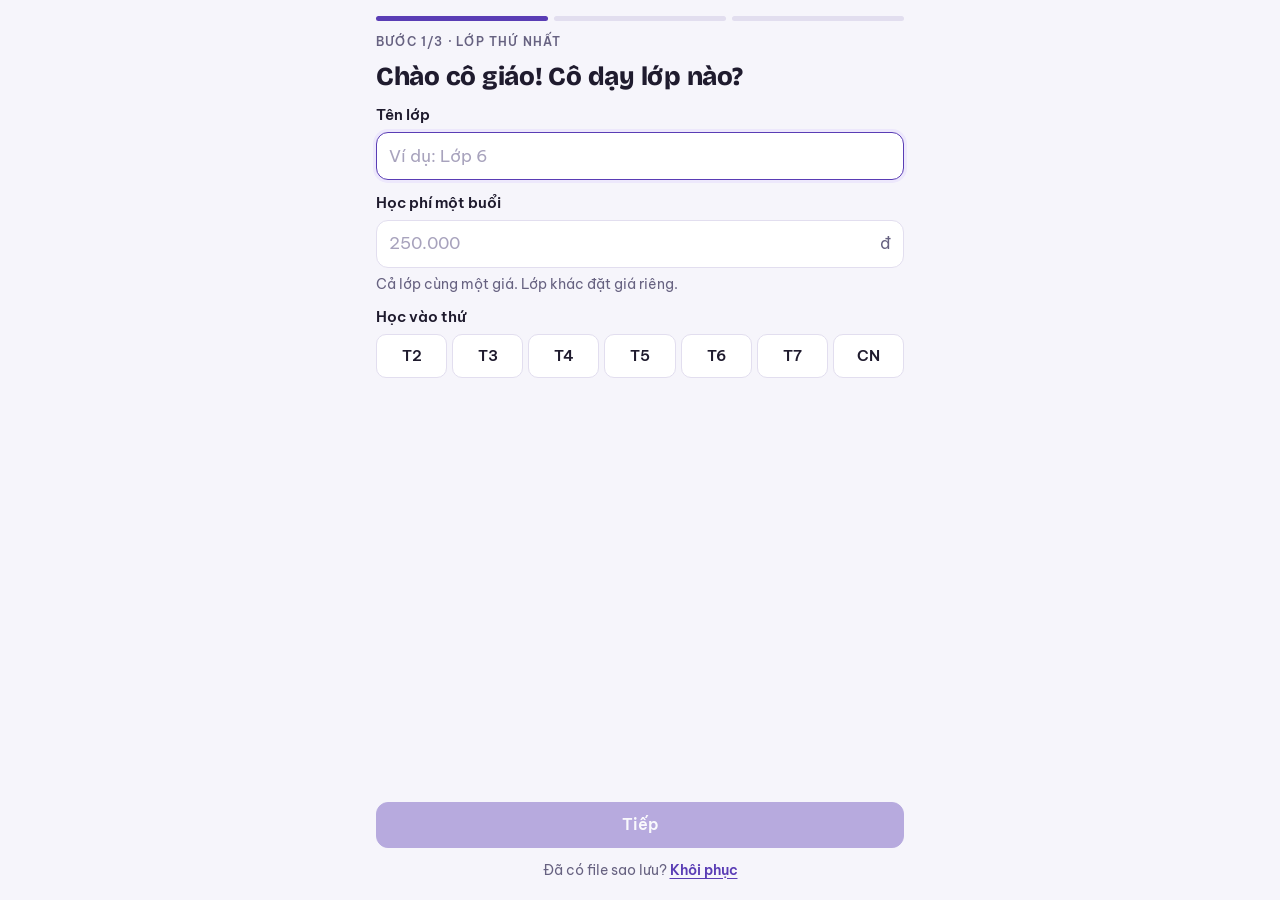
<file: index.html>
<!doctype html>
<html lang="vi">
<head>
<meta charset="utf-8">
<meta name="viewport" content="width=device-width, initial-scale=1, viewport-fit=cover">
<title>Sổ học phí</title>
<meta name="description" content="Điểm danh và tính học phí theo buổi cho cô giáo dạy thêm.">
<meta name="theme-color" content="#f6f5fb">
<meta name="apple-mobile-web-app-capable" content="yes">
<meta name="mobile-web-app-capable" content="yes">
<meta name="apple-mobile-web-app-title" content="Sổ học phí">
<meta name="apple-mobile-web-app-status-bar-style" content="default">
<meta name="format-detection" content="telephone=no">
<link rel="manifest" href="manifest.webmanifest">
<link rel="apple-touch-icon" href="icons/icon-180.png">
<link rel="icon" type="image/png" sizes="192x192" href="icons/icon-192.png">
<link rel="preconnect" href="https://fonts.googleapis.com">
<link rel="preconnect" href="https://fonts.gstatic.com" crossorigin>
<link rel="stylesheet" href="https://fonts.googleapis.com/css2?family=Bricolage+Grotesque:opsz,wght@12..96,700;12..96,800&family=Be+Vietnam+Pro:wght@400;500;600;700&display=swap">
<link rel="stylesheet" href="css/app.css">
</head>
<body>
<div id="app"></div>
<div id="toast" class="toast" role="status" aria-live="polite" hidden></div>
<input id="file" type="file" hidden>
<noscript>Cần bật JavaScript để dùng Sổ học phí.</noscript>
<script type="module" src="js/app.js"></script>
</body>
</html>
</file>
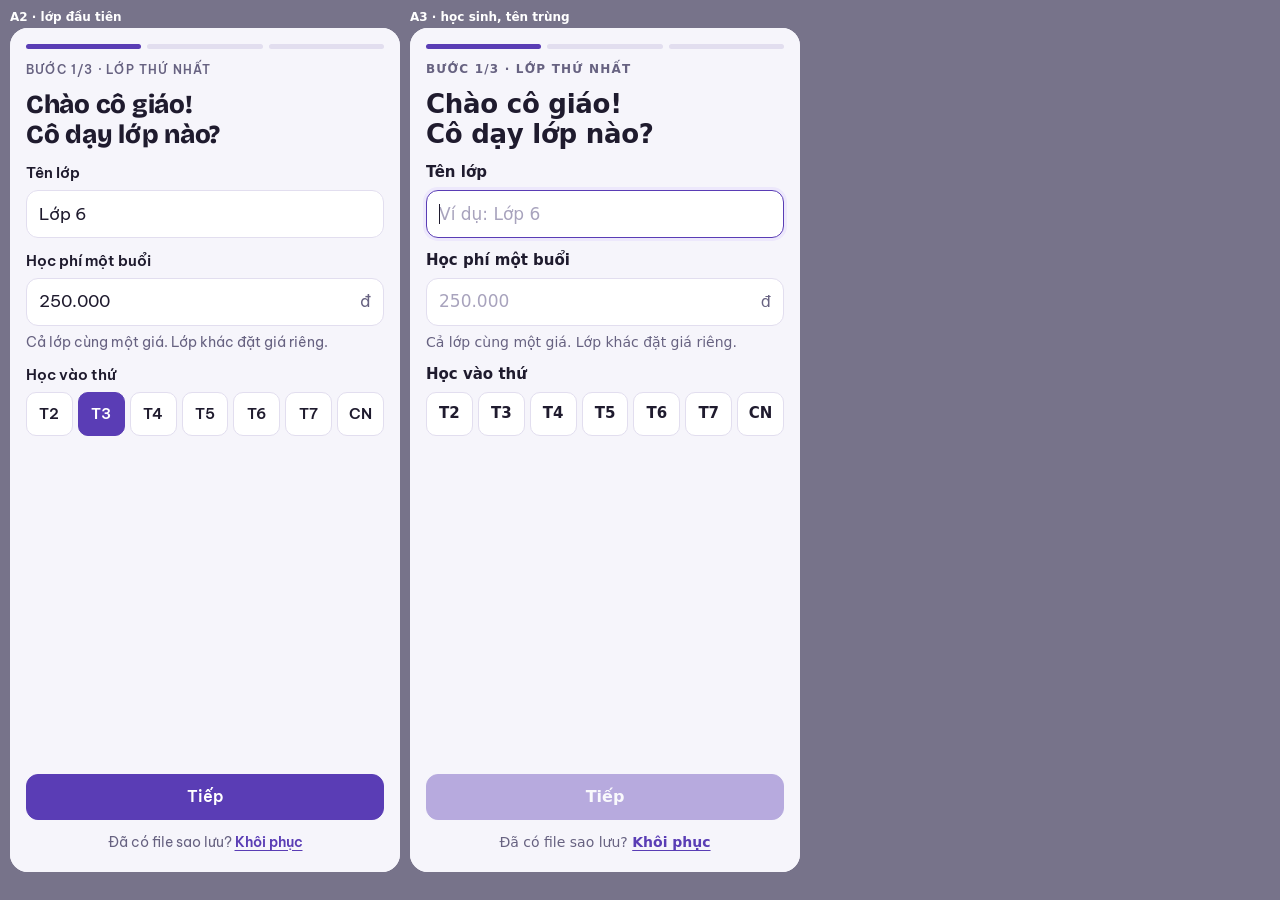
<file: tests/screens.html>
<!doctype html>
<html lang="vi">
<head><meta charset="utf-8"><title>Sổ học phí · screens</title>
<style>
body { margin: 0; padding: 10px; display: flex; flex-wrap: wrap; gap: 10px; background: #77738a; font: 12px system-ui; }
figure { margin: 0; display: grid; gap: 4px; }
figcaption { color: #fff; font-weight: 600; }
figcaption.err { color: #ffd0d0; }
iframe { width: 390px; height: 844px; border: 0; background: #fff; border-radius: 18px; }
</style></head>
<body>
<script type="module">
// Drives the real app in iframes at iPhone size with a fixed "today". Open with ?g=1 (or 2, 3...) to render one group.
// Each scenario seeds localStorage, loads index.html, then clicks through the screen it shows.
import * as M from "../js/model.js";

const html = await (await fetch("../index.html")).text();
const base = new URL("../", location.href).href;
const sleep = (ms) => new Promise((r) => setTimeout(r, ms));

function sample(today = "2026-10-13") {
  const s = M.emptyState("2026-10-01");
  s.settings.slipTitle = "Lớp Tiếng Anh cô Phượng";
  M.addClass(s, { name: "Lớp 6", price: 250000, days: [2], startDate: "2026-10-01", students: ["Minh An", "Gia Huy"] });
  M.addClass(s, { name: "Lớp 7", price: 250000, days: [5], startDate: "2026-10-01", students: ["Bảo Ngọc", "Khánh Linh", "Thảo Vy"] });
  M.generate(s, today);
  M.toggleAbsent(s, s.classes[1].id, "2026-10-09", s.students.find((x) => x.name === "Khánh Linh").id, today);
  s.meta.lastBackup = "2026-10-10";
  return s;
}

const S = [
  // group 1: setup
  { g: 1, name: "A2 · lớp đầu tiên", steps: async ({ type, click }) => { await type('[data-f="name"]', "Lớp 6"); await type('[data-f="price"]', "250000"); await click('[data-act="day"]', "T3"); } },
  { g: 1, name: "A3 · học sinh, tên trùng", steps: async ({ type, click, doc }) => {
    await type('[data-f="name"]', "Lớp 6"); await type('[data-f="price"]', "250000"); await click('[data-act="day"]', "T3"); await click('[data-act="setupClassNext"]');
    for (const n of ["Minh An", "Gia Huy"]) { await type('[data-f="tagInput"]', n); doc.querySelector("form").requestSubmit(); await sleep(60); }
    await type('[data-f="tagInput"]', "gia huy");
  } },
  { g: 1, name: "A4 · xem lại 2 lớp", steps: async ({ type, click, doc }) => {
    const addClass = async (name, day, kids) => {
      await type('[data-f="name"]', name); await type('[data-f="price"]', "250000"); await click('[data-act="day"]', day); await click('[data-act="setupClassNext"]');
      for (const n of kids) { await type('[data-f="tagInput"]', n); doc.querySelector("form").requestSubmit(); await sleep(60); }
      await click('[data-act="setupStudentsNext"]');
    };
    await addClass("Lớp 6", "T3", ["Minh An", "Gia Huy"]);
    await click('[data-act="setupAddAnother"]');
    await addClass("Lớp 7", "T6", ["Bảo Ngọc", "Khánh Linh", "Thảo Vy"]);
  } },
  { g: 1, name: "A5 · vào app", steps: async ({ type, click, doc }) => {
    await type('[data-f="name"]', "Lớp 6"); await type('[data-f="price"]', "250000"); await click('[data-act="day"]', "T3"); await click('[data-act="setupClassNext"]');
    await type('[data-f="tagInput"]', "Minh An"); doc.querySelector("form").requestSubmit(); await sleep(60);
    await click('[data-act="setupStudentsNext"]'); await click('[data-act="setupFinish"]');
  } },

  // group 2: today
  { g: 2, name: "B1 · hôm nay có buổi", state: sample },
  { g: 2, name: "B2 · chạm em nghỉ", state: sample, steps: async ({ click }) => click('[data-act="toggle"]', "Gia Huy") },
  { g: 2, name: "B4 · huỷ buổi", state: sample, steps: async ({ click }) => click('[data-act="confirm"]') },
  { g: 2, name: "B3 · ngày không có lịch", date: "2026-10-14", state: () => sample("2026-10-14") },

  // group 3: calendar and slips
  { g: 3, name: "C1 · ngày đã học", state: sample, steps: async ({ click }) => { await click('[data-act="tab"]', "Lịch"); await click('[data-act="pick"][data-d="2026-10-09"]'); } },
  { g: 3, name: "C2 · thêm buổi ngoài lịch", state: sample, steps: async ({ click }) => { await click('[data-act="tab"]', "Lịch"); await click('[data-act="pick"][data-d="2026-10-12"]'); } },
  { g: 3, name: "C3 · báo nghỉ trước", state: sample, steps: async ({ click }) => { await click('[data-act="tab"]', "Lịch"); await click('[data-act="pick"][data-d="2026-10-16"]'); await click('[data-act="toggle"]', "Bảo Ngọc"); } },
  { g: 3, name: "D1 · phiếu Khánh Linh", state: sample, steps: async ({ click }) => { await click('[data-act="tab"]', "Phiếu"); await click('[data-act="slipClass"]', "Lớp 7"); await click('[data-act="slipStudent"]', "Khánh Linh"); } },

  // group 4: settings
  { g: 4, name: "E1 · cài đặt", state: sample, steps: async ({ click }) => click('[data-act="tab"]', "Cài đặt") },
  { g: 4, name: "E3 · trang lớp", state: sample, steps: async ({ click }) => { await click('[data-act="tab"]', "Cài đặt"); await click('[data-page="classes"]'); await click('[data-page="class"]', "Lớp 7"); } },
  { g: 4, name: "E5 · sửa học sinh", state: sample, steps: async ({ click, type }) => { await click('[data-act="tab"]', "Cài đặt"); await click('[data-page="classes"]'); await click('[data-page="class"]', "Lớp 7"); await click('[data-page="student"]', "Thảo Vy"); await type('[data-f="until"]', "2026-09-01"); } },
  { g: 4, name: "F1 · học phí từ ngày cũ", state: sample, steps: async ({ click, type }) => { await click('[data-act="tab"]', "Cài đặt"); await click('[data-page="classes"]'); await click('[data-page="class"]', "Lớp 6"); await click('[data-page="price"]'); await type('[data-f="price"]', "280000"); await type('[data-f="from"]', "2026-10-06"); } },

  // group 5: schedule and backup
  { g: 5, name: "F2 · đổi lịch, hỏi lại", state: () => { const s = sample(); M.toggleAbsent(s, s.classes[1].id, "2026-10-16", s.students.find((x) => x.name === "Bảo Ngọc").id, "2026-10-13"); return s; },
    steps: async ({ click }) => { await click('[data-act="tab"]', "Cài đặt"); await click('[data-page="classes"]'); await click('[data-page="class"]', "Lớp 7"); await click('[data-page="days"]'); await click('[data-act="day"]', "T3"); await click('[data-act="day"]', "T6"); await click('[data-act="saveDays"]'); } },
  { g: 5, name: "G3 · nhắc sao lưu", state: () => { const s = sample(); s.meta.lastBackup = "2026-09-11"; return s; } },
  { g: 5, name: "G1 · sao lưu", state: sample, steps: async ({ click }) => { await click('[data-act="tab"]', "Cài đặt"); await click('[data-page="backup"]'); } },
  { g: 5, name: "G2 · khôi phục", state: sample, steps: async ({ win }) => {
    const text = win.__shp.M.backupText(win.__shp.state, "2026-10-10");
    const dt = new win.DataTransfer(); dt.items.add(new win.File([text], "so-hoc-phi-2026-10-10.json"));
    const input = win.document.getElementById("file"); input.files = dt.files; input.dispatchEvent(new win.Event("change")); await sleep(200);
  } },

  // group 6: whole flows that end somewhere else
  { g: 6, name: "E2 → thêm Lớp 8 từ 01/10", state: sample, steps: async ({ click, type, doc }) => {
    await click('[data-act="tab"]', "Cài đặt"); await click('[data-page="classes"]'); await click('[data-act="addClass"]');
    await type('[data-f="name"]', "Lớp 8"); await type('[data-f="price"]', "300000"); await click('[data-act="day"]', "T5"); await click('[data-act="setupClassNext"]');
    await type('[data-f="tagInput"]', "Lan"); doc.querySelector("form").requestSubmit(); await sleep(60);
    await click('[data-act="setupStudentsNext"]'); await type('[data-f="startDate"]', "2026-10-01"); await click('[data-act="setupAddFinish"]');
  } },
  { g: 6, name: "E3 · ngừng dạy, đổi tên", state: sample, steps: async ({ click, type }) => {
    await click('[data-act="tab"]', "Cài đặt"); await click('[data-page="classes"]'); await click('[data-page="class"]', "Lớp 7");
    await click('[data-page="rename"]'); await type('[data-f="name"]', "Lớp 6"); await type('[data-f="name"]', "Lớp 8"); await click('[data-act="saveRename"]');
    await click('[data-act="confirm"][data-key="stop"]'); await type('[data-f="stopFrom"]', "2026-10-14"); await click('[data-act="stopClass"]');
  } },
  { g: 6, name: "G2 → khôi phục xong", state: sample, steps: async ({ win, click }) => {
    const s = structuredClone(win.__shp.state); s.classes[0].name = "Lớp từ file";
    const text = win.__shp.M.backupText(s, "2026-10-10");
    const dt = new win.DataTransfer(); dt.items.add(new win.File([text], "so-hoc-phi-2026-10-10.json"));
    const input = win.document.getElementById("file"); input.files = dt.files; input.dispatchEvent(new win.Event("change")); await sleep(200);
    await click('[data-act="doRestore"]');
  } },
  { g: 7, name: "E1 · có mục Hướng dẫn", state: sample, steps: async ({ click }) => click('[data-act="tab"]', "Cài đặt") },
  { g: 7, name: "Hướng dẫn · mở một mục", state: sample, steps: async ({ click, doc }) => { await click('[data-act="tab"]', "Cài đặt"); await click('[data-page="guide"]'); doc.querySelector("details.guide").open = true; } },
  { g: 6, name: "Phiếu · 2 mức giá", state: () => { const s = sample(); M.setPrice(s, s.classes[0].id, "2026-10-10", 280000); return s; }, steps: async ({ click }) => click('[data-act="tab"]', "Phiếu") },
];

const g = new URLSearchParams(location.search).get("g");
for (const sc of S.filter((x) => !g || String(x.g) === g)) {
  localStorage.clear();
  if (sc.state) localStorage.setItem("so-hoc-phi", JSON.stringify(sc.state()));
  const [y, m, d] = (sc.date ?? "2026-10-13").split("-").map(Number);
  const fake = `<script>(()=>{const R=Date,F=new R(${y},${m - 1},${d},9,0,0).getTime();class FD extends R{constructor(...a){a.length?super(...a):super(F)}static now(){return F}}window.Date=FD;})()<\/script>`;
  const fig = document.createElement("figure");
  const cap = document.createElement("figcaption");
  cap.textContent = sc.name;
  const f = document.createElement("iframe");
  f.srcdoc = html.replace("<head>", `<head><base href="${base}">${fake}`);
  fig.append(cap, f);
  document.body.append(fig);
  await new Promise((r) => (f.onload = r));
  await sleep(400);
  const doc = f.contentDocument;
  const click = async (sel, text) => {
    const find = () => [...doc.querySelectorAll(sel)].find((e) => !text || e.textContent.includes(text));
    for (let i = 0; i < 20 && !find(); i++) await sleep(100);
    const el = find();
    if (!el) throw new Error(`not found: ${sel} ${text ?? ""}`);
    el.click();
    await sleep(80);
  };
  const type = async (sel, value) => {
    const el = doc.querySelector(sel);
    if (!el) throw new Error(`not found: ${sel}`);
    el.value = value;
    el.dispatchEvent(new Event("input", { bubbles: true }));
    el.dispatchEvent(new FocusEvent("focusout", { bubbles: true }));
    await sleep(50);
  };
  try {
    await sc.steps?.({ click, type, doc, win: f.contentWindow });
  } catch (e) {
    cap.textContent += ` · LỖI: ${e.message}`;
    cap.className = "err";
  }
  doc.getElementById("toast")?.setAttribute("data-keep", "1");
}
document.body.dataset.done = "1";
</script>
</body>
</html>
</file>
<file: css/app.css>
/* Sổ học phí: one light palette, the same as the approved mockups in Docs/flow.html. The slip is always white. */
:root {
  --bg: #f6f5fb; --card: #ffffff; --ink: #1f1b2e; --muted: #676281; --line: #e2deef;
  --v: #5a3db5; --vs: #ede8fc; --red: #cf3439; --rs: #fde9ea; --warn: #fff4d9; --warn-line: #ecd28c;
  --f-display: "Bricolage Grotesque", "Be Vietnam Pro", system-ui, sans-serif;
  --f-body: "Be Vietnam Pro", system-ui, -apple-system, "Segoe UI", sans-serif;
  --tabbar: 64px;
  color-scheme: light;
}
* { box-sizing: border-box; -webkit-tap-highlight-color: transparent; }
html { -webkit-text-size-adjust: 100%; }
body { margin: 0; background: var(--bg); color: var(--ink); font: 16px/1.45 var(--f-body); min-height: 100dvh; }
button, input { font: inherit; color: inherit; }
button { cursor: pointer; }
button:disabled { cursor: default; }
h1, h2, p { margin: 0; }
h1 { font: 800 26px/1.15 var(--f-display); letter-spacing: -.01em; text-wrap: balance; }
h2 { font: 700 17px/1.3 var(--f-display); }
:focus-visible { outline: 2px solid var(--v); outline-offset: 2px; }

.main {
  max-width: 560px; margin: 0 auto; min-height: 100dvh;
  padding: calc(env(safe-area-inset-top) + 16px) 16px calc(var(--tabbar) + env(safe-area-inset-bottom) + 24px);
  display: flex; flex-direction: column; gap: 12px;
}
body.notabs .main { padding-bottom: calc(env(safe-area-inset-bottom) + 20px); }
.sp { flex: 1; min-height: 8px; }
.eb { font-size: 12px; letter-spacing: .1em; text-transform: uppercase; color: var(--muted); font-weight: 600; }
.sec { font-size: 12px; font-weight: 700; letter-spacing: .08em; text-transform: uppercase; color: var(--muted); margin-top: 6px; }
.hint { font-size: 14px; color: var(--muted); }
.hint.center, .center { text-align: center; }
.hint.foot { margin-top: 4px; }
.err { font-size: 14px; color: var(--red); }
.back { align-self: flex-start; background: none; border: 0; padding: 4px 0; color: var(--v); font-weight: 600; font-size: 16px; }
.link { background: none; border: 0; padding: 0; color: var(--v); font-weight: 600; text-decoration: underline; text-underline-offset: 3px; }
.link.red { color: var(--red); }

/* Cards and rows */
.card { background: var(--card); border: 1px solid var(--line); border-radius: 16px; padding: 14px; display: flex; flex-direction: column; gap: 8px; }
.row { display: flex; justify-content: space-between; align-items: baseline; gap: 10px; }
.cnt { color: var(--muted); font-size: 14px; font-variant-numeric: tabular-nums; white-space: nowrap; }
.more { display: flex; flex-direction: column; gap: 8px; align-items: center; text-align: center; }

/* Attendance: a whole row is the tap target */
.stu { display: flex; justify-content: space-between; align-items: center; gap: 10px; width: 100%; min-height: 48px; text-align: left; border: 1.5px solid var(--line); border-radius: 12px; padding: 8px 12px; background: var(--card); font-size: 17px; transition: background .15s; }
.pill { font-size: 13px; font-weight: 600; padding: 2px 10px; border-radius: 99px; background: var(--vs); color: var(--v); white-space: nowrap; }
.stu.off { background: var(--rs); border-color: transparent; }
.stu.off span:first-child { text-decoration: line-through; color: var(--muted); }
.stu.off .pill { background: var(--card); color: var(--red); }

/* Buttons */
.btn { display: block; width: 100%; min-height: 46px; border-radius: 12px; padding: 10px 12px; text-align: center; font-weight: 600; background: var(--v); color: #fff; border: 1.5px solid var(--v); }
.btn:disabled { opacity: .4; }
.btn.g { background: transparent; color: var(--v); }
.btn.q { background: transparent; border-color: var(--line); color: var(--muted); font-weight: 500; }
.btn.q.white { background: #fff; }
.btn.r { background: var(--red); border-color: var(--red); }
.btn.rt { background: transparent; border-color: transparent; color: var(--red); }
.btn.small { width: auto; flex: none; padding-inline: 18px; }
.btns { display: flex; gap: 8px; }
.btns > .btn { flex: 1; }
.btns.wrap { flex-wrap: wrap; width: 100%; }
.btns.wrap > .btn { flex: 1 1 40%; }

/* Forms */
.f { display: flex; flex-direction: column; gap: 6px; }
.lbl { font-weight: 600; font-size: 15px; }
.in { display: flex; align-items: center; gap: 8px; border: 1.5px solid var(--line); background: var(--card); border-radius: 12px; padding: 0 12px; min-height: 48px; font-variant-numeric: tabular-nums; }
.in.grow { flex: 1; }
.in:focus-within { border-color: var(--v); box-shadow: 0 0 0 3px var(--vs); }
.in.er { border-color: var(--red); box-shadow: 0 0 0 3px var(--rs); }
.in input { flex: 1; min-width: 0; border: 0; background: transparent; outline: none; font-size: 17px; padding: 10px 0; -webkit-appearance: none; appearance: none; }
.in input[type="date"] { min-height: 44px; text-align: left; }
.in input::-webkit-date-and-time-value { text-align: left; }
.in input::placeholder { color: #a8a3bd; }
.u { color: var(--muted); }
.days { display: grid; grid-template-columns: repeat(7, 1fr); gap: 5px; }
.days button { border: 1.5px solid var(--line); border-radius: 10px; text-align: center; min-height: 44px; font-weight: 600; font-size: 15px; background: var(--card); padding: 0; }
.days .on { background: var(--v); border-color: var(--v); color: #fff; }
.steps { display: flex; gap: 6px; }
.steps i { flex: 1; height: 5px; border-radius: 3px; background: var(--line); }
.steps i.on { background: var(--v); }
.tags { display: flex; flex-wrap: wrap; gap: 6px; }
.tag { border: 0; border-radius: 99px; padding: 6px 10px 6px 13px; background: var(--vs); color: var(--v); font-weight: 600; font-size: 15px; }
.tag span { color: var(--muted); font-weight: 500; margin-left: 6px; }
.li { display: flex; gap: 10px; align-items: flex-start; }
.num { display: inline-grid; place-items: center; width: 24px; height: 24px; border-radius: 50%; background: var(--vs); color: var(--v); font-weight: 700; font-size: 13px; flex: none; }
.share-ic { color: #2f6fe0; font-weight: 700; }

/* Messages */
.confirm { background: var(--rs); border-radius: 12px; padding: 12px; display: flex; flex-direction: column; gap: 10px; font-size: 15px; }
.warn { background: var(--warn); border: 1px solid var(--warn-line); border-radius: 12px; padding: 12px; font-size: 15px; display: flex; flex-direction: column; gap: 10px; }
.toast { position: fixed; left: 16px; right: 16px; bottom: calc(var(--tabbar) + env(safe-area-inset-bottom) + 14px); max-width: 528px; margin: 0 auto; background: var(--ink); color: #fff; border-radius: 12px; padding: 11px 14px; text-align: center; font-size: 15px; z-index: 20; box-shadow: 0 10px 30px -12px rgba(20, 10, 60, .6); }
body.notabs .toast { bottom: calc(env(safe-area-inset-bottom) + 20px); }

/* Lists (settings) */
.list { background: var(--card); border: 1px solid var(--line); border-radius: 14px; overflow: hidden; }
.list > button, .list > div, .list > label { display: flex; justify-content: space-between; align-items: center; gap: 10px; width: 100%; min-height: 50px; padding: 10px 14px; border: 0; border-bottom: 1px solid var(--line); background: none; text-align: left; }
.list > :last-child { border-bottom: 0; }
.list > button::after { content: "›"; color: var(--muted); font-size: 20px; line-height: 1; }
.list small { color: var(--muted); font-size: 14px; margin-left: auto; text-align: right; }
.list .dim span { color: var(--muted); }
.row-in input { flex: 1; min-width: 0; border: 0; outline: none; background: transparent; text-align: right; color: var(--muted); font-size: 15px; }
.row-in input:focus { color: var(--ink); }

/* Calendar */
.nav { display: flex; justify-content: space-between; align-items: center; }
.nav button { width: 40px; height: 40px; border-radius: 50%; border: 1px solid var(--line); background: var(--card); font-size: 20px; display: grid; place-items: center; padding: 0 0 2px; }
.nav button:disabled { opacity: .3; }
.cal { display: grid; grid-template-columns: repeat(7, 1fr); gap: 4px; text-align: center; font-variant-numeric: tabular-nums; }
.cal b { font-size: 12px; color: var(--muted); padding-bottom: 2px; }
.cal button { aspect-ratio: 1; display: grid; place-items: center; border-radius: 10px; position: relative; border: 1.5px solid transparent; background: none; font-size: 15px; padding: 0; }
.cal .h { background: var(--vs); color: var(--v); font-weight: 700; }
.cal .p { border: 1.5px dashed var(--line); }
.cal .t { text-decoration: underline; text-underline-offset: 3px; }
.cal .s { border: 2px solid var(--v); }
.cal .a::after { content: ""; position: absolute; top: 4px; right: 4px; width: 6px; height: 6px; border-radius: 50%; background: var(--red); }
.legend { display: flex; gap: 14px; justify-content: center; font-size: 12px; color: var(--muted); }
.legend span { display: flex; align-items: center; gap: 5px; }
.legend i { width: 12px; height: 12px; border-radius: 4px; display: inline-block; }
.legend i.h { background: var(--vs); }
.legend i.p { border: 1.5px dashed var(--muted); }
.legend i.a { width: 7px; height: 7px; border-radius: 50%; background: var(--red); }

/* Slips */
.chips { display: flex; gap: 6px; overflow-x: auto; scrollbar-width: none; margin-inline: -16px; padding-inline: 16px; }
.chips::-webkit-scrollbar { display: none; }
.chips button { flex: none; border: 1.5px solid var(--line); border-radius: 99px; padding: 6px 14px; background: var(--card); font-size: 15px; }
.chips .on { background: var(--v); border-color: var(--v); color: #fff; font-weight: 600; }
.slip { background: #fff; color: #1f1b2e; border: 1px solid var(--line); border-radius: 10px; padding: 16px 16px 16px 34px; position: relative; box-shadow: 0 12px 26px -18px rgba(30, 20, 70, .5); }
.slip::before { content: ""; position: absolute; top: 0; bottom: 0; left: 20px; width: 1px; background: var(--red); opacity: .55; }
.slip .se { font-size: 11px; font-weight: 700; letter-spacing: .06em; text-transform: uppercase; color: var(--v); }
.slip .sn { font: 800 24px/1.2 var(--f-display); margin: 2px 0 10px; }
.slip table { width: 100%; border-collapse: collapse; font-size: 15px; font-variant-numeric: tabular-nums; }
.slip th { text-align: left; font-size: 11px; color: var(--muted); border-bottom: 1.5px solid #1f1b2e; padding: 4px 0; font-weight: 600; }
.slip td { border-bottom: 1px solid rgba(90, 61, 181, .16); padding: 5px 0; }
.slip .r { text-align: right; }
.slip td.r { color: var(--muted); }
.slip .none { color: var(--muted); text-align: center; padding: 10px 0; }
.slip .off { font-size: 13px; color: var(--muted); margin-top: 8px; }
.slip .tot { display: flex; justify-content: space-between; align-items: baseline; border-top: 1.5px solid #1f1b2e; margin-top: 10px; padding-top: 8px; gap: 10px; }
.slip .tot span { font-size: 14px; color: var(--muted); }
.slip .tot b { font: 800 24px var(--f-display); white-space: nowrap; }

/* Hướng dẫn sử dụng */
.guide { background: var(--card); border: 1px solid var(--line); border-radius: 14px; }
.guide summary { list-style: none; cursor: pointer; padding: 14px; font-weight: 600; display: flex; justify-content: space-between; gap: 10px; }
.guide summary::-webkit-details-marker { display: none; }
.guide summary::after { content: "›"; color: var(--muted); font-size: 20px; line-height: 1; transition: transform .15s; }
.guide[open] summary::after { transform: rotate(90deg); }
.guide > div { padding: 0 14px 14px; font-size: 15px; display: flex; flex-direction: column; gap: 8px; }
.guide ol, .guide ul { margin: 0; padding-left: 20px; display: flex; flex-direction: column; gap: 4px; }

/* Tab bar */
.tabbar { position: fixed; left: 0; right: 0; bottom: 0; z-index: 10; display: grid; grid-template-columns: repeat(4, 1fr); border-top: 1px solid var(--line); background: rgba(255, 255, 255, .94); -webkit-backdrop-filter: blur(12px); backdrop-filter: blur(12px); padding: 6px 4px calc(env(safe-area-inset-bottom) + 6px); }
.tabbar button { background: none; border: 0; display: grid; justify-items: center; gap: 2px; font-size: 11px; font-weight: 600; color: var(--muted); padding: 4px 0; min-height: 48px; }
.tabbar svg { width: 24px; height: 24px; fill: none; stroke: currentColor; stroke-width: 1.8; stroke-linecap: round; stroke-linejoin: round; }
.tabbar .on { color: var(--v); }

@media (prefers-reduced-motion: reduce) { * { transition: none !important; } }
</file>
